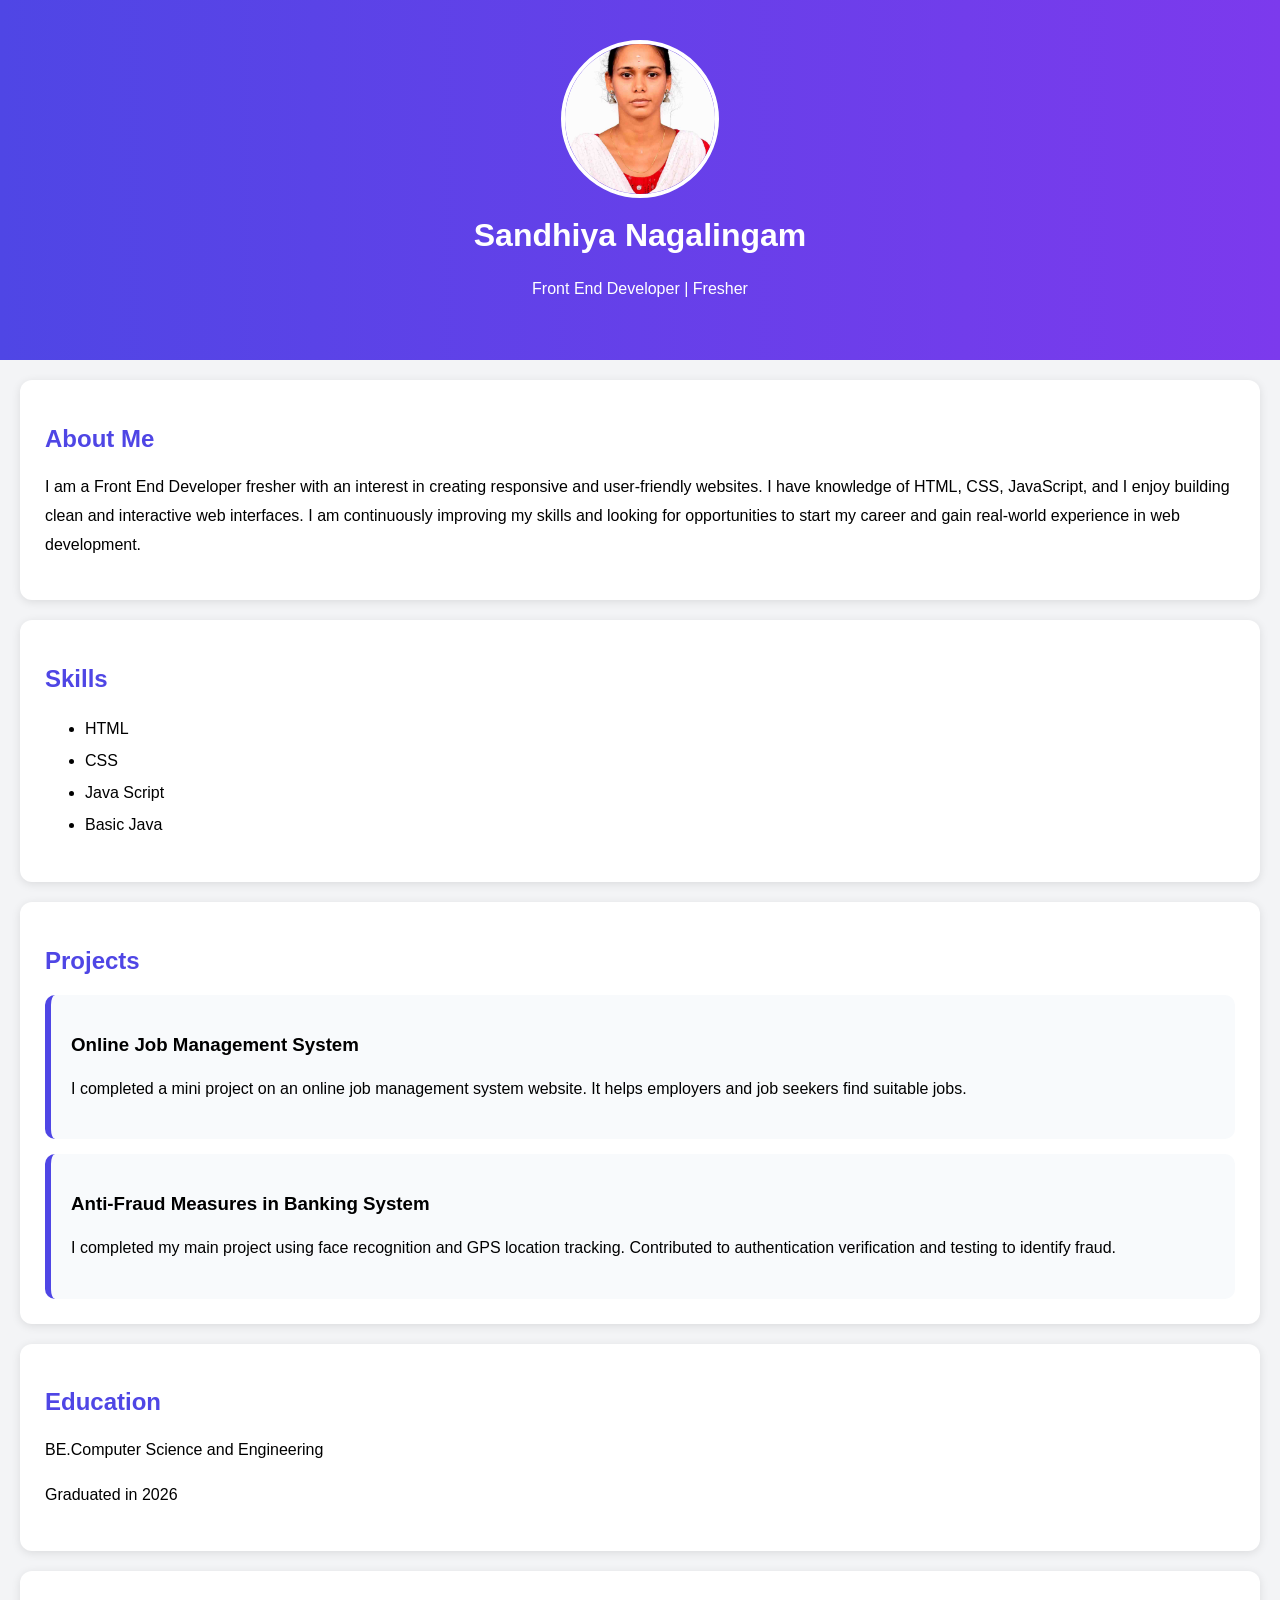
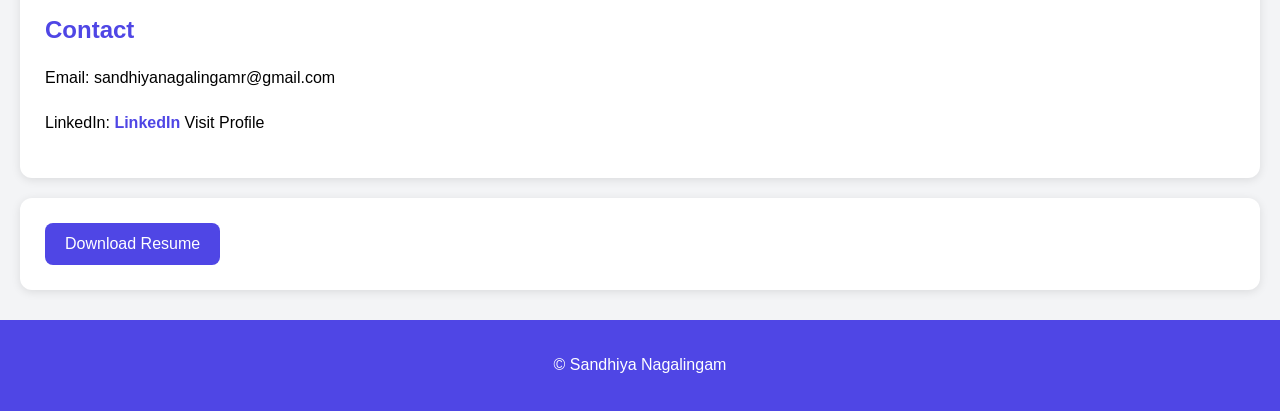
<file: index.html>
<!DOCTYPE html>
<html>

<head>
<title>My Portfolio</title>
<link rel="stylesheet" href="style.css">
<script src="script.js" defer></script>
</head>

<body>

<header>

<img src="profile.jpeg" alt="Profile" class="profile">

<h1>Sandhiya Nagalingam</h1>

<p>Front End Developer | Fresher</p>

</header>


<section>

<h2>About Me</h2>

<p>
I am a Front End Developer fresher with an interest in creating responsive and user-friendly websites.
I have knowledge of HTML, CSS, JavaScript, and I enjoy building clean and interactive web interfaces.
I am continuously improving my skills and looking for opportunities to start my career and gain real-world experience in web development.
</p>

</section>


<section>

<h2>Skills</h2>

<ul>
<li>HTML</li>
<li>CSS</li>
<li>Java Script</li>
<li>Basic Java</li>
</ul>

</section>


<section>

<h2>Projects</h2>

<div class="project">

<h3>Online Job Management System</h3>

<p>
I completed a mini project on an online job management system website.
It helps employers and job seekers find suitable jobs.
</p>

</div>


<div class="project">

<h3>Anti-Fraud Measures in Banking System</h3>

<p>
I completed my main project using face recognition and GPS location tracking.
Contributed to authentication verification and testing to identify fraud.
</p>

</div>

</section>


<section>

<h2>Education</h2>

<p>BE.Computer Science and Engineering</p>

<p>Graduated in 2026</p>

</section>


<section>

<h2>Contact</h2>

<p>Email: sandhiyanagalingamr@gmail.com</p>

<p>LinkedIn:
<a href="https://www.linkedin.com/login">LinkedIn</a>
Visit Profile
</p>

</section>


<section>

<a href="https://canva.link/vbd1y6ays2tq9yy" target="_blank">

<button>Download Resume</button>

</a>

</section>

<footer>

<p>© Sandhiya Nagalingam</p>

</footer>

</body>

</html>
</file>
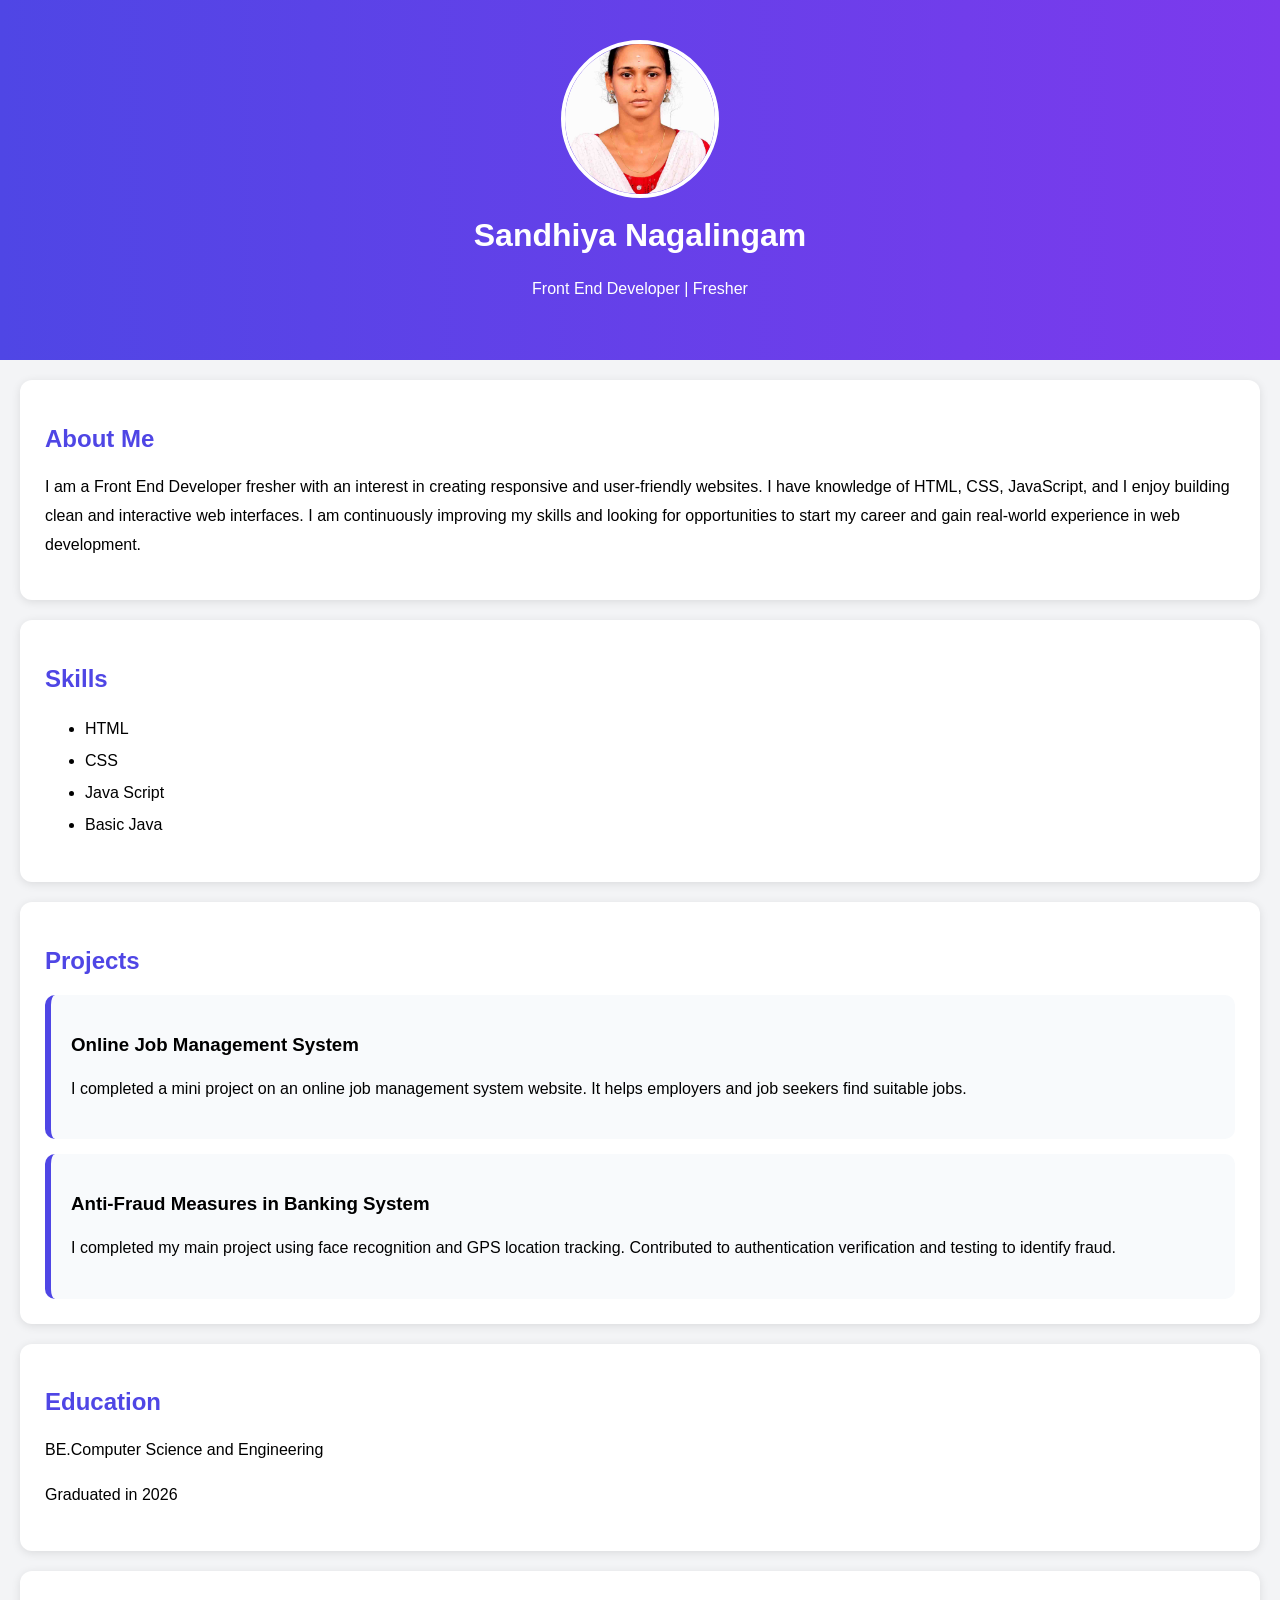
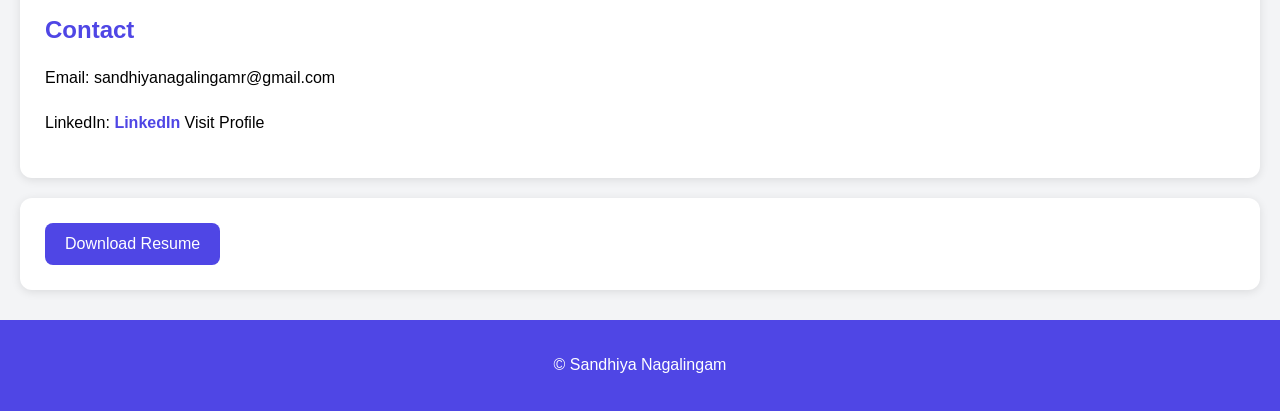
<file: portfolio.html>
<!DOCTYPE html>
<html>

<head>
<title>My Portfolio</title>
<link rel="stylesheet" href="style.css">
<script src="script.js" defer></script>
</head>

<body>

<header>

<img src="profile.jpeg" alt="Profile" class="profile">

<h1>Sandhiya Nagalingam</h1>

<p>Front End Developer | Fresher</p>

</header>


<section>

<h2>About Me</h2>

<p>
I am a Front End Developer fresher with an interest in creating responsive and user-friendly websites.
I have knowledge of HTML, CSS, JavaScript, and I enjoy building clean and interactive web interfaces.
I am continuously improving my skills and looking for opportunities to start my career and gain real-world experience in web development.
</p>

</section>


<section>

<h2>Skills</h2>

<ul>
<li>HTML</li>
<li>CSS</li>
<li>Java Script</li>
<li>Basic Java</li>
</ul>

</section>


<section>

<h2>Projects</h2>

<div class="project">

<h3>Online Job Management System</h3>

<p>
I completed a mini project on an online job management system website.
It helps employers and job seekers find suitable jobs.
</p>

</div>


<div class="project">

<h3>Anti-Fraud Measures in Banking System</h3>

<p>
I completed my main project using face recognition and GPS location tracking.
Contributed to authentication verification and testing to identify fraud.
</p>

</div>

</section>


<section>

<h2>Education</h2>

<p>BE.Computer Science and Engineering</p>

<p>Graduated in 2026</p>

</section>


<section>

<h2>Contact</h2>

<p>Email: sandhiyanagalingamr@gmail.com</p>

<p>LinkedIn:
<a href="https://www.linkedin.com/login">LinkedIn</a>
Visit Profile
</p>

</section>


<section>

<a href="https://canva.link/vbd1y6ays2tq9yy" target="_blank">

<button>Download Resume</button>

</a>

</section>

<footer>

<p>© Sandhiya Nagalingam</p>

</footer>

</body>

</html>
</file>
<file: style.css>
body{
margin:0;
font-family:Arial,sans-serif;
background:#f3f4f6;
}

header{
background:linear-gradient(to right,#4f46e5,#7c3aed);
color:white;
text-align:center;
padding:40px;
}

.profile{
width:150px;
height:150px;
border-radius:50%;
border:4px solid white;
object-fit:cover;
}

section{
background:white;
margin:20px;
padding:25px;
border-radius:12px;
box-shadow:0 2px 10px rgba(0,0,0,0.1);
}

h1{
margin-top:15px;
}

h2{
color:#4f46e5;
}

p{
line-height:1.8;
}

ul{
line-height:2;
}

.project{
background:#f8fafc;
padding:20px;
margin-top:15px;
border-left:6px solid #4f46e5;
border-radius:10px;
}

.project:hover{
transform:translateY(-5px);
transition:0.3s;
}

a{
text-decoration:none;
color:#4f46e5;
font-weight:bold;
}

button{
background:#4f46e5;
color:white;
padding:12px 20px;
border:none;
border-radius:8px;
cursor:pointer;
font-size:16px;
}

button:hover{
background:#312e81;
}

footer{
background:#4f46e5;
color:white;
text-align:center;
padding:15px;
margin-top:30px;
}
</file>
